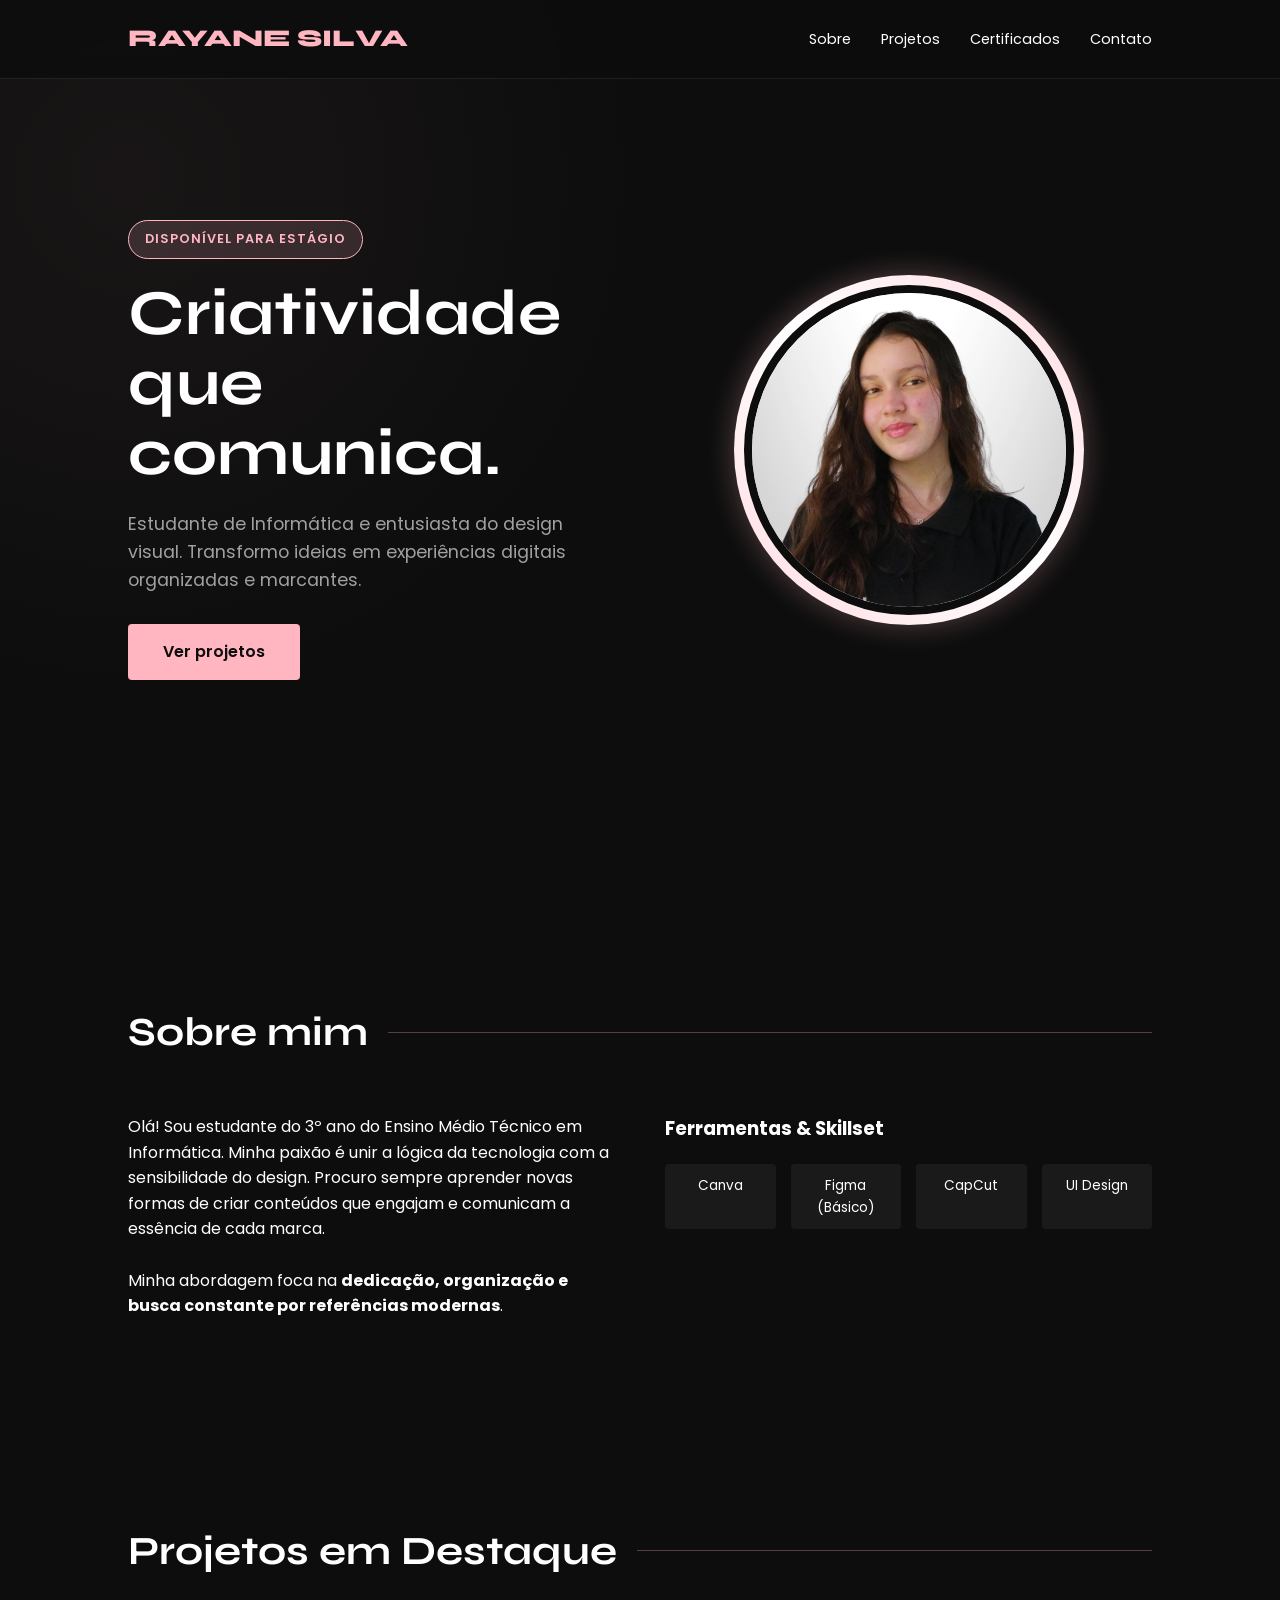
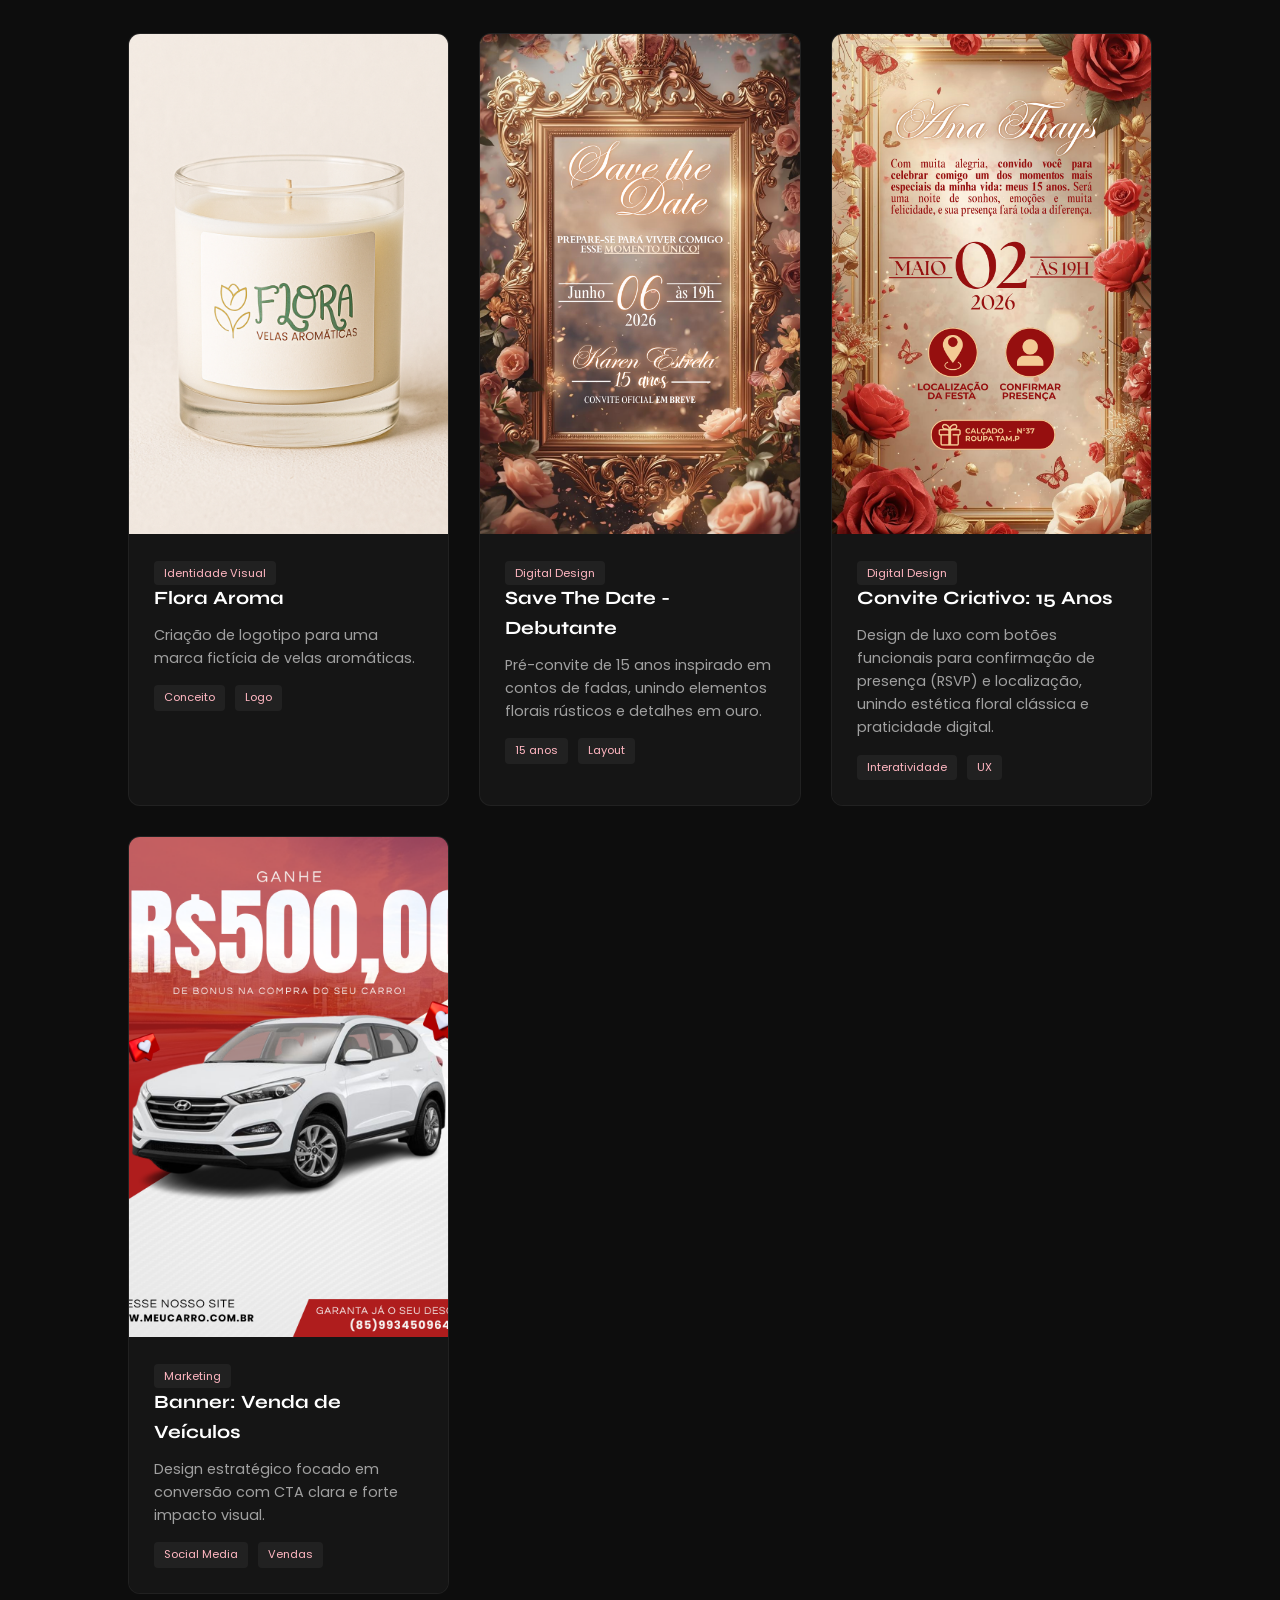
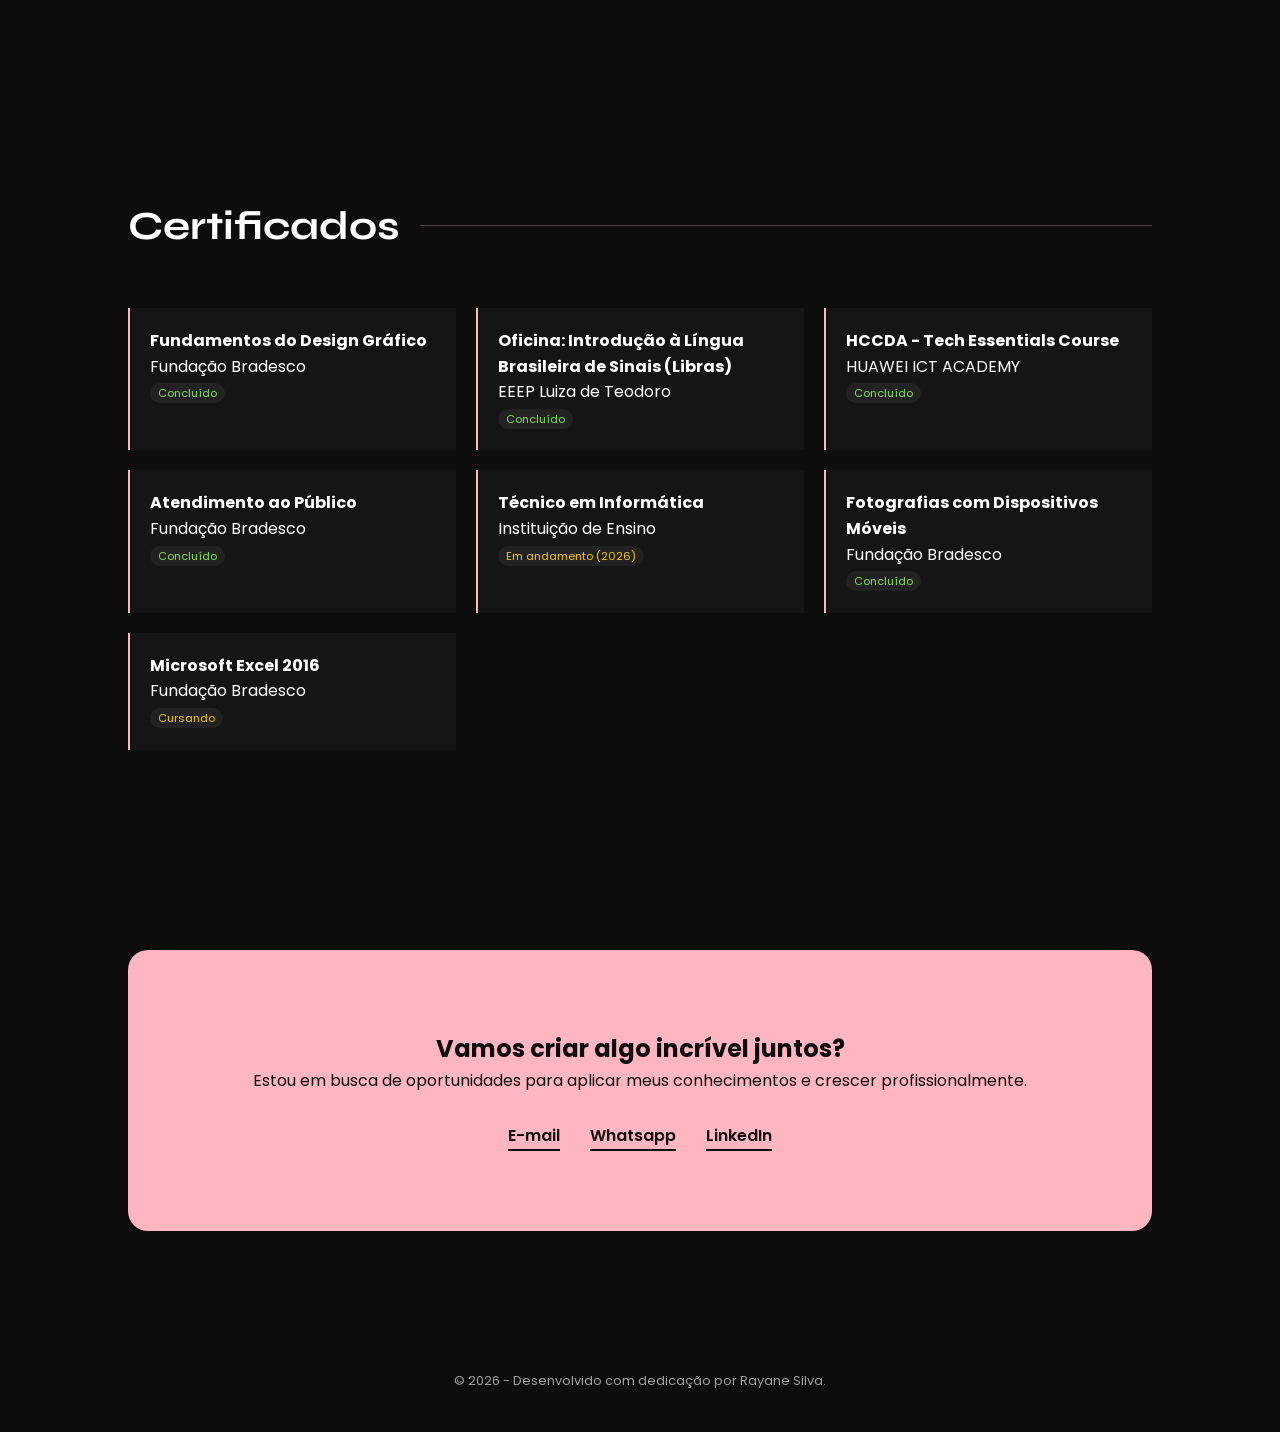
<file: index.html>
<!DOCTYPE html>
<html lang="pt-br">
<head>
    <meta charset="UTF-8">
    <meta name="viewport" content="width=device-width, initial-scale=1.0">
    <title>Portfólio Design | Rayane Silva </title>
    
    <link rel="preconnect" href="https://fonts.googleapis.com">
    <link rel="preconnect" href="https://fonts.gstatic.com" crossorigin>
    <link href="https://fonts.googleapis.com/css2?family=Poppins:wght@300;400;600&family=Syne:wght@700;800&display=swap" rel="stylesheet">

    <style>
        :root {
            --primary: #FFB6C1; /* Rosa Claro */
            --bg-dark: #0D0D0D; /* Preto */
            --text-light: #FFFFFF;
            --text-gray: #A0A0A0;
            --transition: all 0.4s cubic-bezier(0.165, 0.84, 0.44, 1);
        }

        * {
            margin: 0;
            padding: 0;
            box-sizing: border-box;
            scroll-behavior: smooth;
        }

        body {
            font-family: 'Poppins', sans-serif;
            background-color: var(--bg-dark);
            color: var(--text-light);
            line-height: 1.6;
            overflow-x: hidden;
        }

        /* --- Custom Scrollbar --- */
        ::-webkit-scrollbar { width: 8px; }
        ::-webkit-scrollbar-track { background: var(--bg-dark); }
        ::-webkit-scrollbar-thumb { background: var(--primary); border-radius: 10px; }

        /* --- Navigation --- */
        nav {
            position: fixed;
            top: 0;
            width: 100%;
            padding: 20px 10%;
            display: flex;
            justify-content: space-between;
            align-items: center;
            z-index: 1000;
            background: rgba(13, 13, 13, 0.8);
            backdrop-filter: blur(10px);
            border-bottom: 1px solid rgba(255, 182, 193, 0.1);
        }

        .logo {
            font-family: 'Syne', sans-serif;
            font-size: 1.5rem;
            font-weight: 800;
            color: var(--primary);
            text-decoration: none;
        }

        .nav-links {
            display: flex;
            list-style: none;
            gap: 30px;
        }

        .nav-links a {
            text-decoration: none;
            color: var(--text-light);
            font-size: 0.9rem;
            font-weight: 400;
            transition: var(--transition);
        }

        .nav-links a:hover {
            color: var(--primary);
        }

        /* --- Hero Section --- */
       :root {
    --primary: #FFB6C1; /* Rosa Claro */
    --bg-dark: #0D0D0D; /* Preto */
    --text-light: #FFFFFF;
    --text-gray: #A0A0A0;
    --transition: all 0.4s cubic-bezier(0.165, 0.84, 0.44, 1);
}

* {
    margin: 0;
    padding: 0;
    box-sizing: border-box;
    scroll-behavior: smooth;
}

body {
    font-family: 'Poppins', sans-serif;
    background-color: var(--bg-dark);
    color: var(--text-light);
    line-height: 1.6;
    overflow-x: hidden;
}

/* --- Custom Scrollbar --- */
::-webkit-scrollbar { width: 8px; }
::-webkit-scrollbar-track { background: var(--bg-dark); }
::-webkit-scrollbar-thumb { background: var(--primary); border-radius: 10px; }

/* --- Navigation --- */
nav {
    position: fixed;
    top: 0;
    width: 100%;
    padding: 20px 10%;
    display: flex;
    justify-content: space-between;
    align-items: center;
    z-index: 1000;
    background: rgba(13, 13, 13, 0.8);
    backdrop-filter: blur(10px);
    border-bottom: 1px solid rgba(255, 182, 193, 0.1);
    transition: var(--transition);
}

.logo {
    font-family: 'Syne', sans-serif;
    font-size: 1.5rem;
    font-weight: 800;
    color: var(--primary);
    text-decoration: none;
}

.nav-links {
    display: flex;
    list-style: none;
    gap: 30px;
}

.nav-links a {
    text-decoration: none;
    color: var(--text-light);
    font-size: 0.9rem;
    transition: var(--transition);
}

.nav-links a:hover { color: var(--primary); }

/* --- Hero Section (Ajustado: Texto à esquerda, Foto à direita) --- */
.hero {
    height: 100vh;
    display: flex;
    align-items: center;
    justify-content: space-between;
    padding: 0 10%;
    gap: 50px;
    background: radial-gradient(circle at 10% 20%, rgba(255, 182, 193, 0.05) 0%, transparent 40%);
}

.hero-content-left {
    flex: 1;
    max-width: 600px;
}

.hero-content-right {
    flex: 1;
    display: flex;
    justify-content: center;
    align-items: center;
}

.badge {
    display: inline-block;
    background: rgba(255, 182, 193, 0.15);
    color: var(--primary);
    padding: 8px 16px;
    border-radius: 50px;
    font-size: 0.8rem;
    font-weight: 600;
    margin-bottom: 20px;
    border: 1px solid var(--primary);
    text-transform: uppercase;
    letter-spacing: 1px;
}

.hero h1 {
    font-family: 'Syne', sans-serif;
    font-size: clamp(2.5rem, 5vw, 4.5rem);
    line-height: 1.1;
    margin-bottom: 20px;
}

.hero p {
    font-size: 1.1rem;
    color: var(--text-gray);
    margin-bottom: 30px;
}

/* --- Card Redondo e Animado --- */
.hero-card-photo {
    width: 350px;
    height: 350px;
    border-radius: 50%;
    position: relative;
    padding: 10px;
    background: linear-gradient(45deg, var(--primary), #ffffff, var(--primary));
    background-size: 200% 200%;
    animation: gradientMove 3s ease infinite, float 4s ease-in-out infinite;
    display: flex;
    justify-content: center;
    align-items: center;
    box-shadow: 0 0 30px rgba(255, 182, 193, 0.3);
}

.hero-photo-inside {
    width: 100%;
    height: 100%;
    border-radius: 50%;
    object-fit: cover;
    border: 8px solid var(--bg-dark);
}

@keyframes gradientMove {
    0% { background-position: 0% 50%; }
    50% { background-position: 100% 50%; }
    100% { background-position: 0% 50%; }
}

@keyframes float {
    0%, 100% { transform: translateY(0); }
    50% { transform: translateY(-15px); }
}

.btn {
    display: inline-block;
    padding: 15px 35px;
    background: var(--primary);
    color: var(--bg-dark);
    text-decoration: none;
    font-weight: 600;
    border-radius: 4px;
    transition: var(--transition);
}

.btn:hover {
    transform: translateY(-5px);
    box-shadow: 0 10px 20px rgba(255, 182, 193, 0.3);
}

/* --- Seções Gerais --- */
section { padding: 100px 10%; }

.section-title {
    font-family: 'Syne', sans-serif;
    font-size: 2.5rem;
    margin-bottom: 50px;
    display: flex;
    align-items: center;
    gap: 20px;
}

.section-title::after {
    content: '';
    height: 1px;
    flex-grow: 1;
    background: rgba(255, 182, 193, 0.3);
}

/* --- About --- */
.about-content {
    display: grid;
    grid-template-columns: 1fr 1fr;
    gap: 50px;
}

.skills-grid {
    display: grid;
    grid-template-columns: repeat(auto-fit, minmax(100px, 1fr));
    gap: 15px;
    margin-top: 20px;
}

.skill-tag {
    background: #1a1a1a;
    padding: 10px;
    text-align: center;
    border-radius: 4px;
    font-size: 0.85rem;
    border: 1px solid transparent;
    transition: var(--transition);
}

.skill-tag:hover {
    border-color: var(--primary);
    color: var(--primary);
}

/* --- Projetos --- */
.projects-grid {
    display: grid;
    grid-template-columns: repeat(auto-fit, minmax(300px, 1fr));
    gap: 30px;
}

.project-card {
    background: #151515;
    border-radius: 12px;
    overflow: hidden;
    border: 1px solid rgba(255, 255, 255, 0.05);
    transition: var(--transition);
}

.project-card:hover {
    transform: translateY(-10px);
    border-color: var(--primary);
}

/* Container da imagem do projeto */
.project-img {
    width: 100%;
    height: 500px; /* Altura fixa para todos os cards ficarem iguais */
    overflow: hidden; /* Corta o que sobrar da imagem */
    background-color: #1a1a1a; /* Cor de fundo caso a imagem demore a carregar */
    display: block; /* Garante que ocupe a linha toda */
}

/* A imagem em si */
.img-full {
    width: 100%;
    height: 100%;
    object-fit: cover; /* Faz a foto preencher o espaço sem esticar/achatar */
    object-position: center; /* Centraliza a foto no corte */
    display: block;
    transition: var(--transition);
}

/* Ajuste das informações para não subirem */
.project-info {
    padding: 20px;
    background: #151515; /* Mesma cor do card */
    display: block;
    position: relative; /* Garante que fique abaixo da imagem */
}

/* Efeito de zoom na imagem ao passar o mouse no card */
.project-card:hover .img-full {
    transform: scale(1.05);
}
.project-info { padding: 25px; }
.project-info h3 { font-family: 'Syne', sans-serif; margin-bottom: 10px; }
.project-info p { font-size: 0.9rem; color: var(--text-gray); margin-bottom: 15px; }

.tags { display: flex; gap: 10px; flex-wrap: wrap; }
.tag {
    font-size: 0.7rem;
    background: rgba(255, 255, 255, 0.05);
    padding: 4px 10px;
    border-radius: 4px;
    color: var(--primary);
}

/* --- Certificados --- */
.cert-grid {
    display: grid;
    grid-template-columns: repeat(auto-fit, minmax(250px, 1fr));
    gap: 20px;
}

.cert-item {
    padding: 20px;
    border-left: 2px solid var(--primary);
    background: #151515;
}

.status-badge { font-size: 0.7rem; padding: 2px 8px; border-radius: 10px; background: #222; }
.status-completed { color: #82dd55; }
.status-ongoing { color: #f1c40f; }

/* --- Contato --- */
.contact-container {
    text-align: center;
    background: var(--primary);
    color: var(--bg-dark);
    padding: 80px 20px;
    border-radius: 20px;
}

.contact-links {
    display: flex;
    justify-content: center;
    gap: 30px;
    margin-top: 30px;
    flex-wrap: wrap;
}

.contact-links a {
    color: var(--bg-dark);
    text-decoration: none;
    font-weight: 600;
    border-bottom: 2px solid var(--bg-dark);
    transition: var(--transition);
}

.contact-links a:hover { opacity: 0.6; }

/* --- Responsive --- */
@media (max-width: 992px) {
    .hero { flex-direction: column; text-align: center; padding-top: 120px; height: auto; }
    .hero-content-left { order: 2; }
    .hero-content-right { order: 1; }
    .hero-card-photo { width: 280px; height: 280px; }
    .about-content { grid-template-columns: 1fr; }
    .nav-links { display: none; }
}

/* --- Animations --- */
.reveal {
    opacity: 0;
    transform: translateY(30px);
    transition: all 0.8s ease-out;
}

.reveal.active {
    opacity: 1;
    transform: translateY(0);
}
    </style>
</head>
<body>

    <nav>
        <a href="#" class="logo">RAYANE SILVA</a>
        <ul class="nav-links">
            <li><a href="#sobre">Sobre</a></li>
            <li><a href="#projetos">Projetos</a></li>
            <li><a href="#certificados">Certificados</a></li>
            <li><a href="#contato">Contato</a></li>
        </ul>
    </nav>

    <section class="hero" id="hero">
    <div class="hero-content-left reveal">
        <div class="badge">Disponível para estágio</div>
        <h1>Criatividade que comunica.</h1>
        <p>Estudante de Informática e entusiasta do design visual. Transformo ideias em experiências digitais organizadas e marcantes.</p>
        <a href="#projetos" class="btn">Ver projetos</a>
    </div>
    <div class="hero-content-right reveal">
        <div class="hero-card-photo">
            <img src="eu.png" alt="Sua foto de perfil" class="hero-photo-inside">
            <div class="hero-card-overlay"></div>
        </div>
    </div>
</section>

    <section id="sobre" class="reveal">
        <h2 class="section-title">Sobre mim</h2>
        <div class="about-content">
            <div>
                <p>Olá! Sou estudante do 3º ano do Ensino Médio Técnico em Informática. Minha paixão é unir a lógica da tecnologia com a sensibilidade do design. Procuro sempre aprender novas formas de criar conteúdos que engajam e comunicam a essência de cada marca.</p>
                <br>
                <p>Minha abordagem foca na <strong>dedicação, organização e busca constante por referências modernas</strong>.</p>
            </div>
            <div>
                <h3>Ferramentas & Skillset</h3>
                <div class="skills-grid">
                    <div class="skill-tag">Canva</div>
                    <div class="skill-tag">Figma (Básico)</div>
                    <div class="skill-tag">CapCut</div>
                    <div class="skill-tag">UI Design</div>
                </div>
            </div>
        </div>
    </section>

    <section id="projetos" class="reveal">
        <h2 class="section-title">Projetos em Destaque</h2>
        <div class="projects-grid">
            
            <div class="project-card">
                <div class="project-img">
                     <img src="aroma.png" alt="Preview de Posts para Instagram" class="img-full">
                </div>
                <div class="project-info">
                    <span class="tag">Identidade Visual</span>
                    <h3>Flora Aroma</h3>
                    <p>Criação de logotipo para uma marca fictícia de velas aromáticas.</p>
                    <div class="tags">
                        <span class="tag">Conceito</span>
                        <span class="tag">Logo</span>
                    </div>
                </div>
            </div>

            <div class="project-card">
    <div class="project-img">
        <img src="SAVETHEDATE - KAREN ESTRELA.png" alt="Preview de Posts para Instagram" class="img-full">
    </div>
    <div class="project-info">
        <span class="tag">Digital Design</span>
        <h3>Save The Date - Debutante</h3>
        <p>Pré-convite de 15 anos inspirado em contos de fadas, unindo elementos florais rústicos e detalhes em ouro.</p>
        <div class="tags">
            <span class="tag">15 anos</span>
            <span class="tag">Layout</span>
        </div>
    </div>
</div>

           <div class="project-card">
    <div class="project-img">
        <img src="convite.png" alt="Preview do Convite Tech Meet" class="img-full">
    </div>
    <div class="project-info">
        <span class="tag">Digital Design</span>
        <h3>Convite Criativo: 15 Anos</h3>
        <p>Design de luxo com botões funcionais para confirmação de presença (RSVP) e localização, unindo estética floral clássica e praticidade digital.</p>
        <div class="tags">
            <span class="tag">Interatividade</span>
            <span class="tag">UX</span>
        </div>
    </div>
</div>

            <div class="project-card">
                <div class="project-img">
                   <img src="carro.png" alt="Preview de Posts para Instagram" class="img-full">
                </div>
                <div class="project-info">
                    <span class="tag">Marketing</span>
                    <h3>Banner: Venda de Veículos</h3>
                    <p>Design estratégico focado em conversão com CTA clara e forte impacto visual.
                    <div class="tags">
                        <span class="tag">Social Media</span>
                        <span class="tag">Vendas</span>
                    </div>
                </div>
            </div>

        </div>
    </section>

    <section id="certificados" class="reveal">
        <h2 class="section-title">Certificados</h2>
        <div class="cert-grid">
            <div class="cert-item">
                <h4>Fundamentos do Design Gráfico</h4>
                <p>Fundação Bradesco</p>
                <span class="status-badge status-completed">Concluído</span>
            </div>
             <div class="cert-item">
                <h4>Oficina: Introdução à Língua Brasileira de Sinais (Libras) </h4>
                <p>EEEP Luiza de Teodoro</p>
                <span class="status-badge status-completed">Concluído</span>
            </div>
             <div class="cert-item">
                <h4>HCCDA - Tech Essentials Course</h4>
                <p>HUAWEI ICT ACADEMY</p>
                <span class="status-badge status-completed">Concluído</span>
            </div>
             <div class="cert-item">
                <h4>Atendimento ao Público</h4>
                <p>Fundação Bradesco</p>
                <span class="status-badge status-completed">Concluído</span>
            </div>
            <div class="cert-item">
                <h4>Técnico em Informática</h4>
                <p>Instituição de Ensino</p>
                <span class="status-badge status-ongoing">Em andamento (2026)</span>
            </div>
             <div class="cert-item">
                <h4>Fotografias com Dispositivos Móveis</h4>
                <p>Fundação Bradesco</p>
                <span class="status-badge status-completed">Concluído</span>
            </div>
            <div class="cert-item">
                <h4>Microsoft Excel 2016</h4>
                <p>Fundação Bradesco</p>
                <span class="status-badge status-ongoing">Cursando</span>
            </div>
        </div>
    </section>
 
  <section id="contato" class="reveal">
    <div class="contact-container">
        <h2>Vamos criar algo incrível juntos?</h2>
        <p>Estou em busca de oportunidades para aplicar meus conhecimentos e crescer profissionalmente.</p>
        <div class="contact-links">
            <a href="https://mail.google.com/mail/?view=cm&to=rayanesilveira013@gmail.com&su=Contato%20via%20Portfólio&body=Olá,%20Rayane!" target="_blank" rel="noopener noreferrer">E-mail</a>
            <a href="https://wa.me/5585992600195" target="_blank" rel="noopener noreferrer">Whatsapp</a>
            <a href="https://www.linkedin.com/in/rayane-silva-47a2353b5/" target="_blank" rel="noopener noreferrer">LinkedIn</a>
        </div>
    </div>
</section>

    <footer style="text-align: center; padding: 40px; color: var(--text-gray); font-size: 0.8rem;">
        &copy; 2026 - Desenvolvido com dedicação por Rayane Silva.
    </footer>

    <script>
        // Scroll Reveal Animation
        function reveal() {
            var reveals = document.querySelectorAll(".reveal");
            for (var i = 0; i < reveals.length; i++) {
                var windowHeight = window.innerHeight;
                var elementTop = reveals[i].getBoundingClientRect().top;
                var elementVisible = 150;
                if (elementTop < windowHeight - elementVisible) {
                    reveals[i].classList.add("active");
                }
            }
        }

        window.addEventListener("scroll", reveal);

        // Inicializar reveal no carregamento
        reveal();

        // Navbar scroll effect
        window.addEventListener('scroll', function() {
            const nav = document.querySelector('nav');
            if (window.scrollY > 50) {
                nav.style.padding = '15px 10%';
                nav.style.background = 'rgba(13, 13, 13, 0.95)';
            } else {
                nav.style.padding = '20px 10%';
                nav.style.background = 'rgba(13, 13, 13, 0.8)';
            }
        });
    </script>
</body>
</html>
</file>
